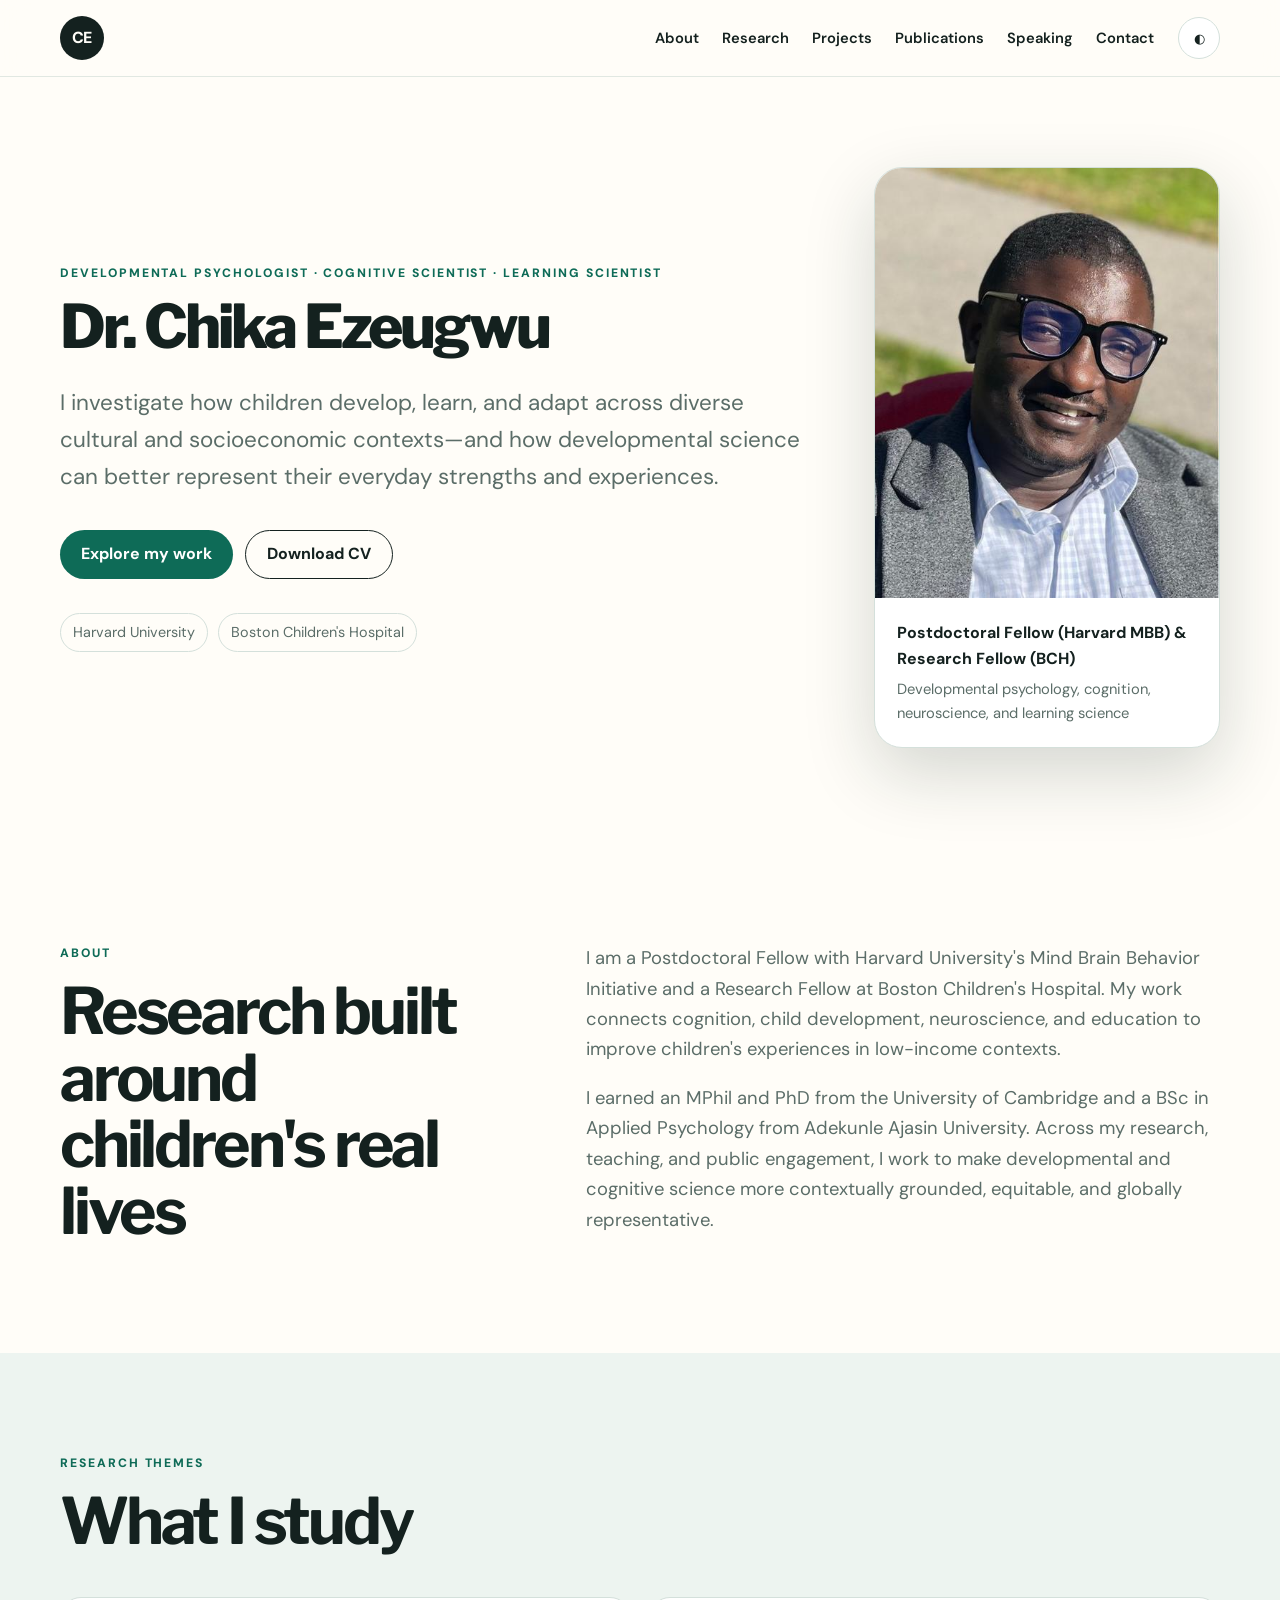
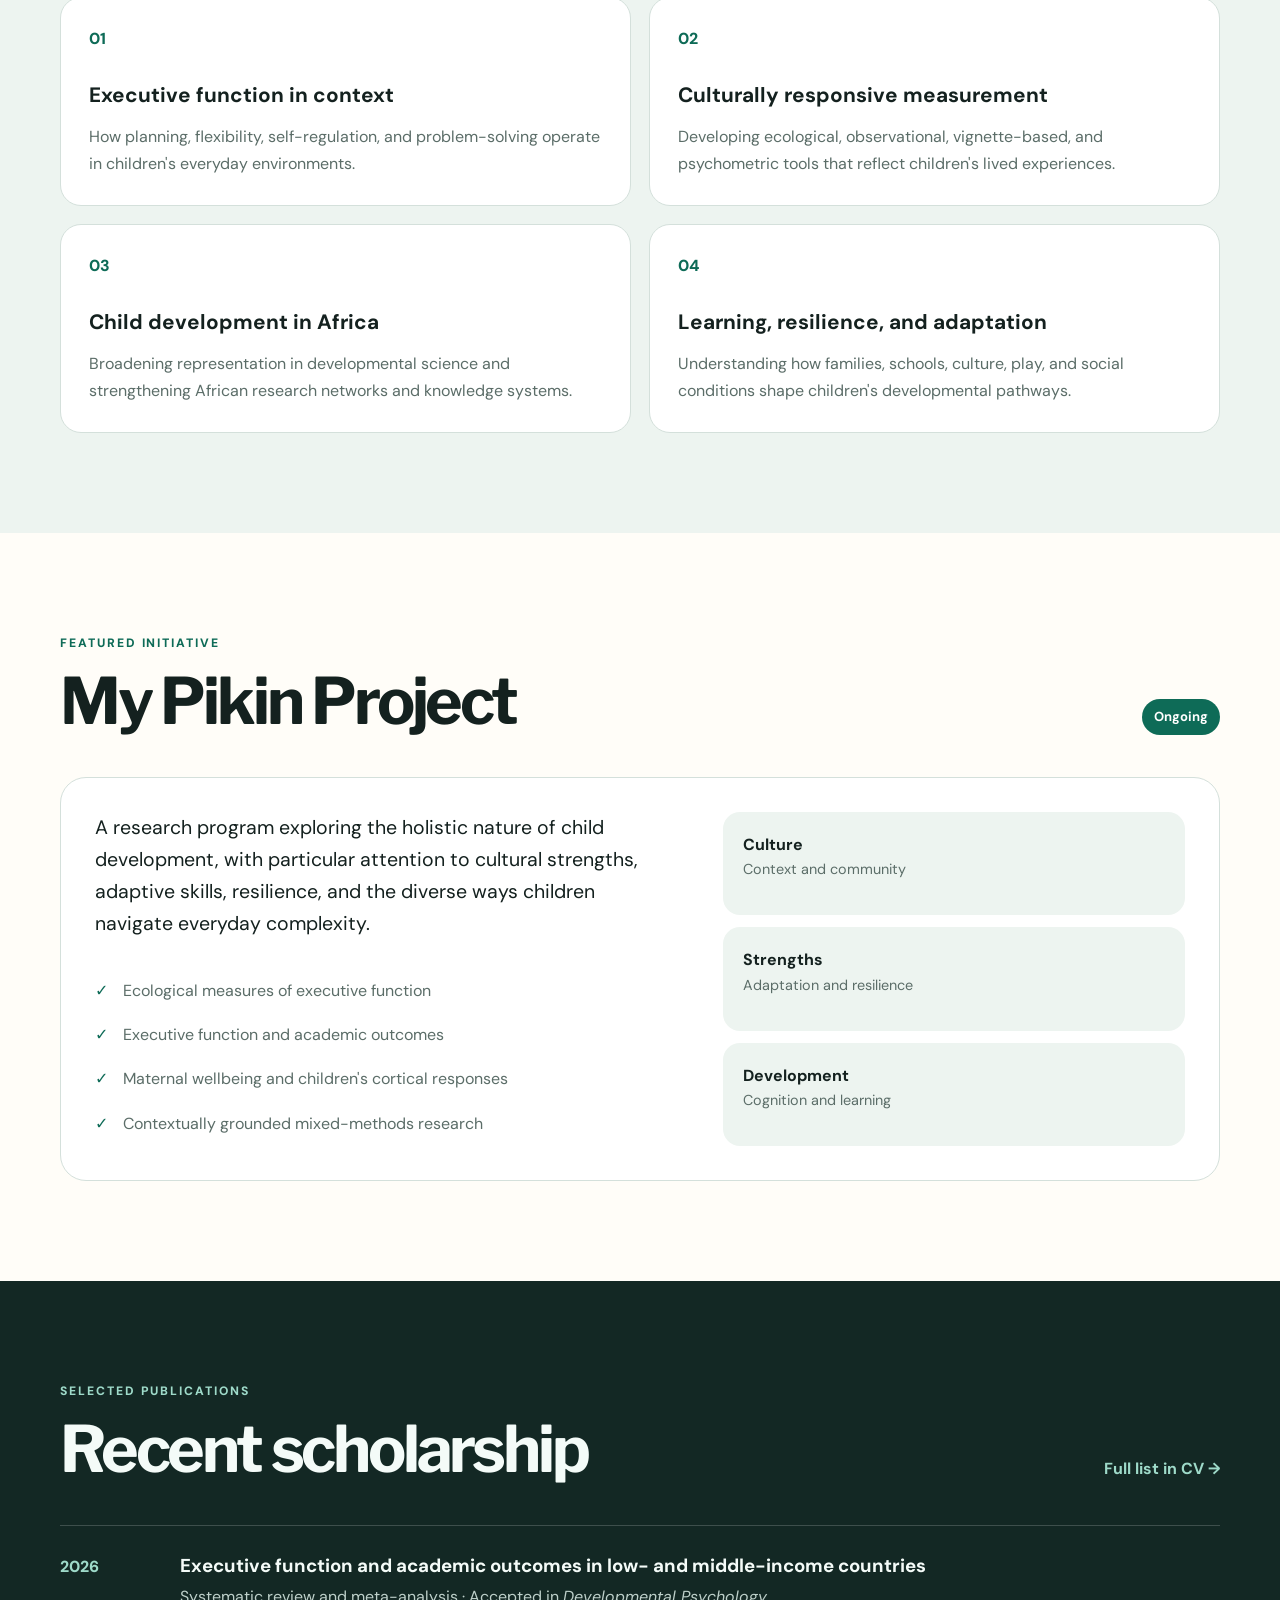
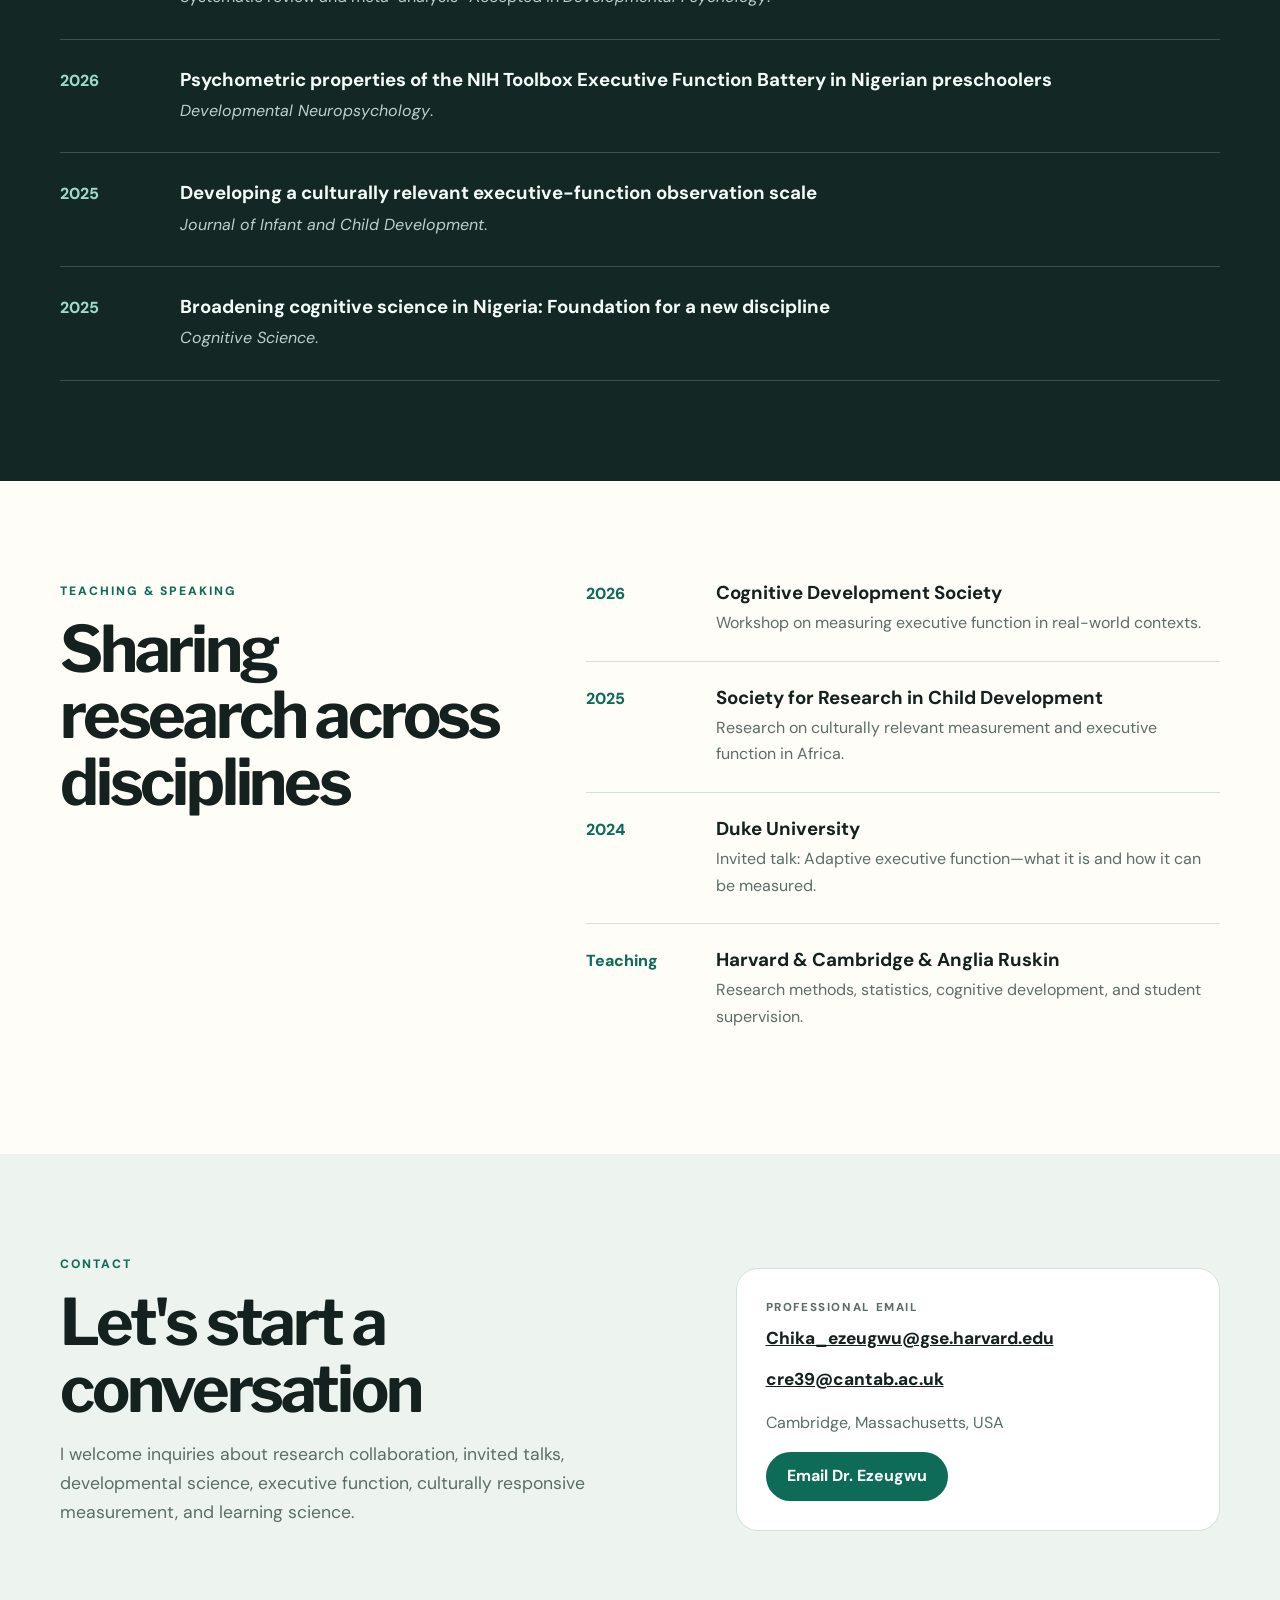
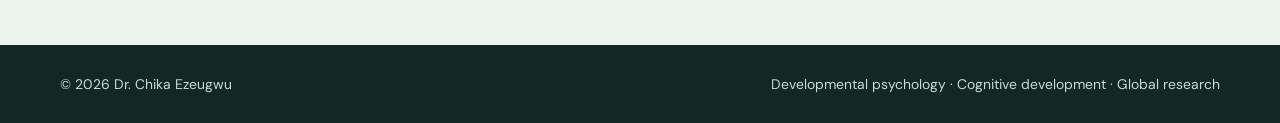
<file: index.html>
<!doctype html>
<html lang="en" data-theme="light">
<head>
  <meta charset="utf-8">
  <meta name="viewport" content="width=device-width, initial-scale=1">
  <meta name="description" content="Dr. Chika Ezeugwu is a developmental psychologist and cognitive development researcher at Harvard University and Boston Children's Hospital.">
  <meta name="theme-color" content="#14352f">
  <title>Dr. Chika Ezeugwu | Developmental Psychologist</title>
  <link rel="preconnect" href="https://fonts.googleapis.com">
  <link rel="preconnect" href="https://fonts.gstatic.com" crossorigin>
  <link href="https://fonts.googleapis.com/css2?family=DM+Sans:wght@400;500;600;700&family=Libre+Franklin:wght@700;800&display=swap" rel="stylesheet">
<link rel="stylesheet" href="styles.css">

<!-- Google tag (gtag.js) -->
<script async src="https://www.googletagmanager.com/gtag/js?id=G-WQR7BZWYLF"></script>
<script>
  window.dataLayer = window.dataLayer || [];
  function gtag(){dataLayer.push(arguments);}
  gtag('js', new Date());

  gtag('config', 'G-WQR7BZWYLF');
</script>

</head>

<body>
  <a class="skip" href="#main">Skip to content</a>

  <header class="header">
    <div class="container nav">
      <a class="mark" href="#home" aria-label="Homepage">CE</a>
      <button class="menu-button" aria-controls="navigation" aria-expanded="false">Menu</button>
      <nav id="navigation" class="links" aria-label="Main navigation">
        <a href="#about">About</a>
        <a href="#research">Research</a>
        <a href="#projects">Projects</a>
        <a href="#publications">Publications</a>
        <a href="#speaking">Speaking</a>
        <a href="#contact">Contact</a>
      </nav>
      <button class="theme-button" aria-label="Switch color theme" title="Switch color theme">◐</button>
    </div>
  </header>

  <main id="main">
    <section class="hero" id="home">
      <div class="container hero-grid">
        <div class="reveal">
          <p class="eyebrow">Developmental psychologist · Cognitive scientist · Learning Scientist</p>
          <h1>Dr. Chika Ezeugwu</h1>
          <p class="intro">
            I investigate how children develop, learn, and adapt across diverse cultural and
            socioeconomic contexts—and how developmental science can better represent their
            everyday strengths and experiences.
          </p>
          <div class="actions">
            <a class="button primary" href="#research">Explore my work</a>
            <a class="button secondary" href="CV" download>Download CV</a>
          </div>
          <div class="affiliations">
            <span>Harvard University</span>
            <span>Boston Children's Hospital</span>
          </div>
        </div>

        <figure class="portrait-card reveal">
          <img src="assets/chika-ezeugwu.jpg" alt="Portrait of Dr. Chika Ezeugwu">
          <figcaption>
            <strong>Postdoctoral Fellow (Harvard MBB) &amp; Research Fellow (BCH)</strong>
            <span>Developmental psychology, cognition, neuroscience, and learning science</span>
          </figcaption>
        </figure>
      </div>
    </section>

    <section class="section" id="about">
      <div class="container split">
        <div class="section-title reveal">
          <p class="eyebrow">About</p>
          <h2>Research built around children's real lives</h2>
        </div>
        <div class="copy reveal">
          <p>
            I am a Postdoctoral Fellow with Harvard University's Mind Brain Behavior Initiative
            and a Research Fellow at Boston Children's Hospital. My work connects cognition,
            child development, neuroscience, and education to improve children's experiences in low-income contexts.
          </p>
          <p>
            I earned an MPhil and PhD from the University of Cambridge and a BSc in Applied
            Psychology from Adekunle Ajasin University. Across my research, teaching, and public
            engagement, I work to make developmental and cognitive science more contextually grounded,
            equitable, and globally representative.
          </p>
        </div>
      </div>
    </section>

    <section class="section tint" id="research">
      <div class="container">
        <p class="eyebrow reveal">Research themes</p>
        <h2 class="reveal">What I study</h2>
        <div class="grid cards">
          <article class="card reveal">
            <span>01</span>
            <h3>Executive function in context</h3>
            <p>How planning, flexibility, self-regulation, and problem-solving operate in children's everyday environments.</p>
          </article>
          <article class="card reveal">
            <span>02</span>
            <h3>Culturally responsive measurement</h3>
            <p>Developing ecological, observational, vignette-based, and psychometric tools that reflect children's lived experiences.</p>
          </article>
          <article class="card reveal">
            <span>03</span>
            <h3>Child development in Africa</h3>
            <p>Broadening representation in developmental science and strengthening African research networks and knowledge systems.</p>
          </article>
          <article class="card reveal">
            <span>04</span>
            <h3>Learning, resilience, and adaptation</h3>
            <p>Understanding how families, schools, culture, play, and social conditions shape children's developmental pathways.</p>
          </article>
        </div>
      </div>
    </section>

    <section class="section" id="projects">
      <div class="container">
        <div class="heading-row reveal">
          <div>
            <p class="eyebrow">Featured initiative</p>
            <h2>My Pikin Project</h2>
          </div>
          <span class="status">Ongoing</span>
        </div>
        <article class="feature reveal">
          <div>
            <p class="feature-lede">
              A research program exploring the holistic nature of child development, with
              particular attention to cultural strengths, adaptive skills, resilience, and
              the diverse ways children navigate everyday complexity.
            </p>
            <ul class="check-list">
              <li>Ecological measures of executive function</li>
              <li>Executive function and academic outcomes</li>
              <li>Maternal wellbeing and children's cortical responses</li>
              <li>Contextually grounded mixed-methods research</li>
            </ul>
          </div>
          <div class="feature-visual" aria-label="My Pikin Project themes">
            <div><strong>Culture</strong><span>Context and community</span></div>
            <div><strong>Strengths</strong><span>Adaptation and resilience</span></div>
            <div><strong>Development</strong><span>Cognition and learning</span></div>
          </div>
        </article>
      </div>
    </section>

    <section class="section dark" id="publications">
      <div class="container">
        <div class="heading-row reveal">
          <div>
            <p class="eyebrow pale">Selected publications</p>
            <h2>Recent scholarship</h2>
          </div>
          <a class="inline-link" href="See CV" download>Full list in CV →</a>
        </div>

        <div class="publication-list">
          <article class="reveal">
            <span class="year">2026</span>
            <div>
              <h3>Executive function and academic outcomes in low- and middle-income countries</h3>
              <p>Systematic review and meta-analysis · Accepted in <em>Developmental Psychology</em>.</p>
            </div>
          </article>
          <article class="reveal">
            <span class="year">2026</span>
            <div>
              <h3>Psychometric properties of the NIH Toolbox Executive Function Battery in Nigerian preschoolers</h3>
              <p><em>Developmental Neuropsychology</em>.</p>
            </div>
          </article>
          <article class="reveal">
            <span class="year">2025</span>
            <div>
              <h3>Developing a culturally relevant executive-function observation scale</h3>
              <p><em>Journal of Infant and Child Development</em>.</p>
            </div>
          </article>
          <article class="reveal">
            <span class="year">2025</span>
            <div>
              <h3>Broadening cognitive science in Nigeria: Foundation for a new discipline</h3>
              <p><em>Cognitive Science</em>.</p>
            </div>
          </article>
        </div>
      </div>
    </section>

    <section class="section" id="speaking">
      <div class="container split">
        <div class="section-title reveal">
          <p class="eyebrow">Teaching &amp; speaking</p>
          <h2>Sharing research across disciplines</h2>
        </div>
        <div class="timeline reveal">
          <article>
            <span>2026</span>
            <div><h3>Cognitive Development Society</h3><p>Workshop on measuring executive function in real-world contexts.</p></div>
          </article>
          <article>
            <span>2025</span>
            <div><h3>Society for Research in Child Development</h3><p>Research on culturally relevant measurement and executive function in Africa.</p></div>
          </article>
          <article>
            <span>2024</span>
            <div><h3>Duke University</h3><p>Invited talk: Adaptive executive function—what it is and how it can be measured.</p></div>
          </article>
          <article>
            <span>Teaching</span>
            <div><h3>Harvard &amp; Cambridge &amp; Anglia Ruskin</h3><p>Research methods, statistics, cognitive development, and student supervision.</p></div>
          </article>
        </div>
      </div>
    </section>

    <section class="section tint" id="contact">
      <div class="container contact-grid">
        <div class="reveal">
          <p class="eyebrow">Contact</p>
          <h2>Let's start a conversation</h2>
          <p class="contact-copy">
            I welcome inquiries about research collaboration, invited talks, developmental
            science, executive function, culturally responsive measurement, and learning science.
          </p>
        </div>
        <div class="contact-card reveal">
          <p class="small-label">Professional email</p>
          <a class="email" href="mailto:Chika_ezeugwu@gse.harvard.edu">Chika_ezeugwu@gse.harvard.edu</a>
          <a class="email" href="mailto:cre39@cantab.ac.uk">cre39@cantab.ac.uk</a>
          <p>Cambridge, Massachusetts, USA</p>
          <a class="button primary" href="mailto:Chika_ezeugwu@gse.harvard.edu?subject=Inquiry%20from%20chikaezeugwu.com">Email Dr. Ezeugwu</a>
        </div>
      </div>
    </section>
  </main>

  <footer>
    <div class="container footer-row">
      <p>© <span id="year"></span> Dr. Chika Ezeugwu</p>
      <p>Developmental psychology · Cognitive development · Global research</p>
    </div>
  </footer>

  <script src="script.js"></script>
</body>
</html>
</file>
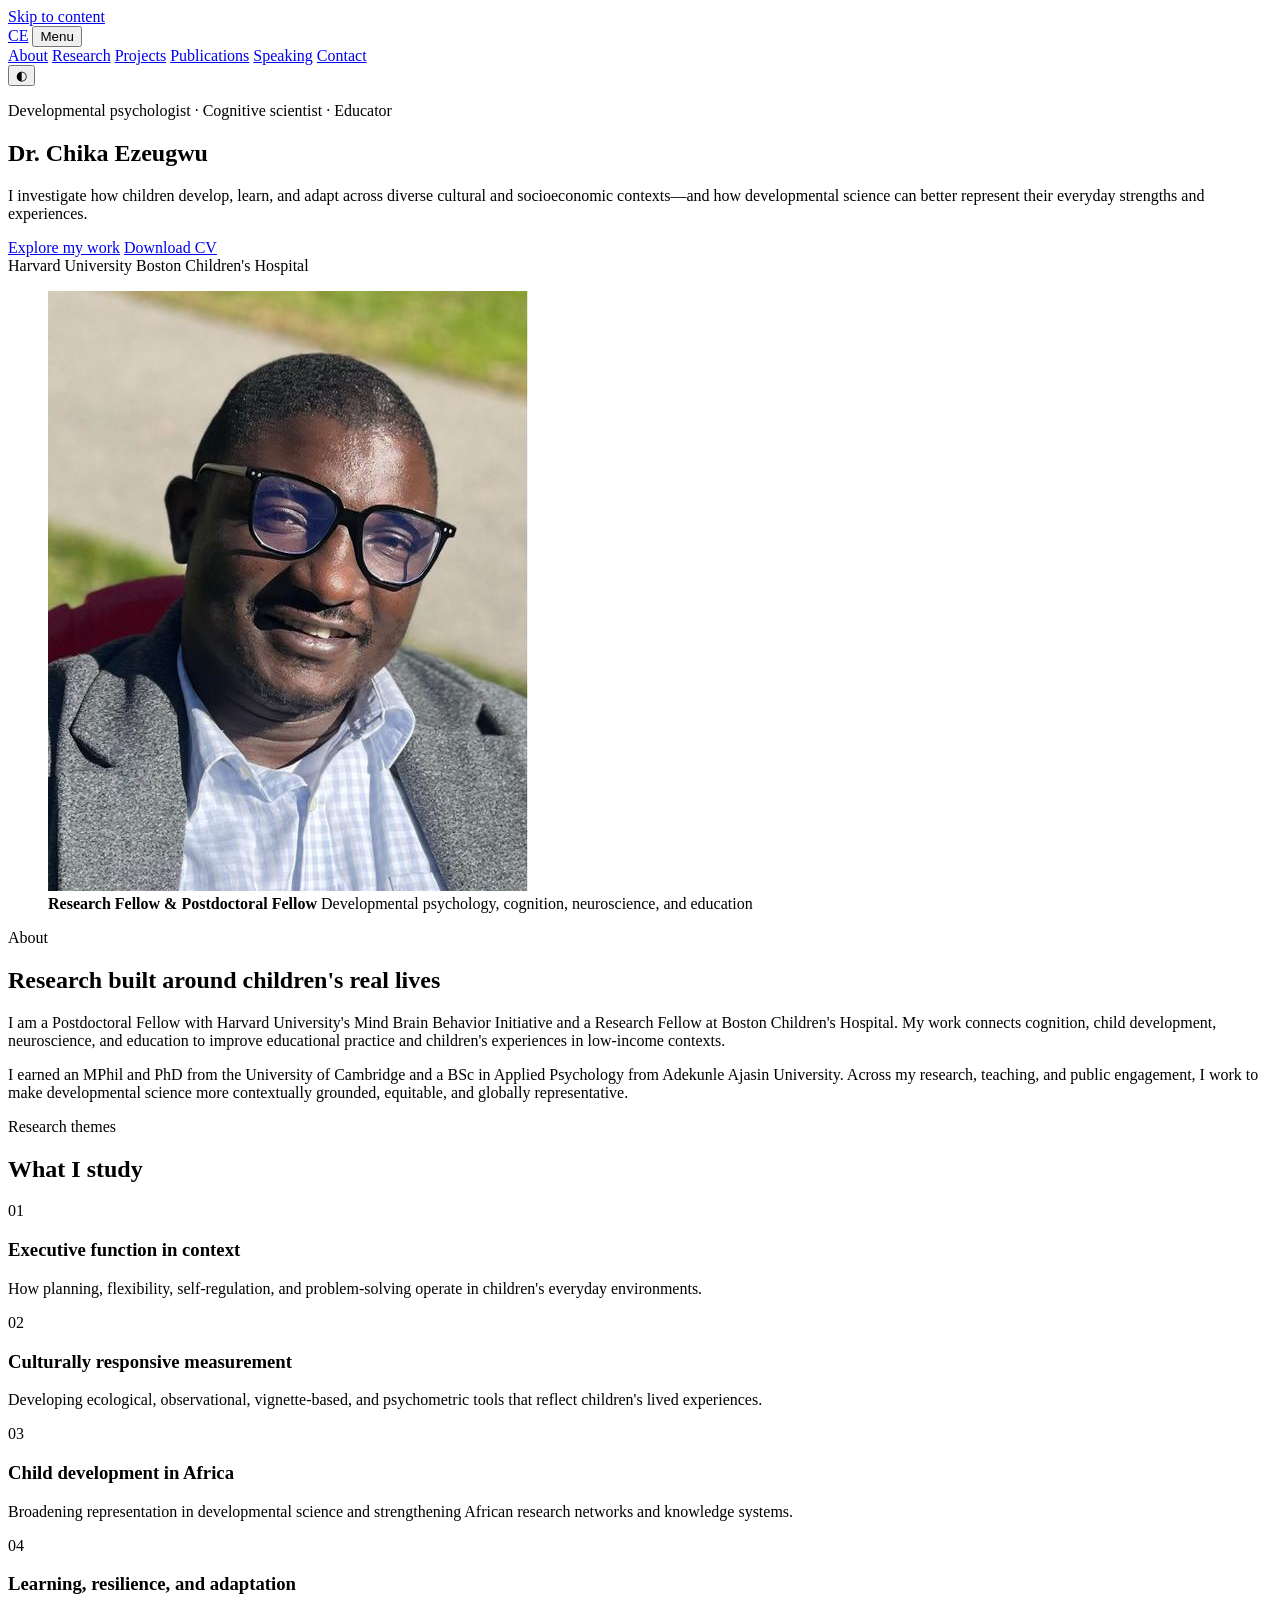
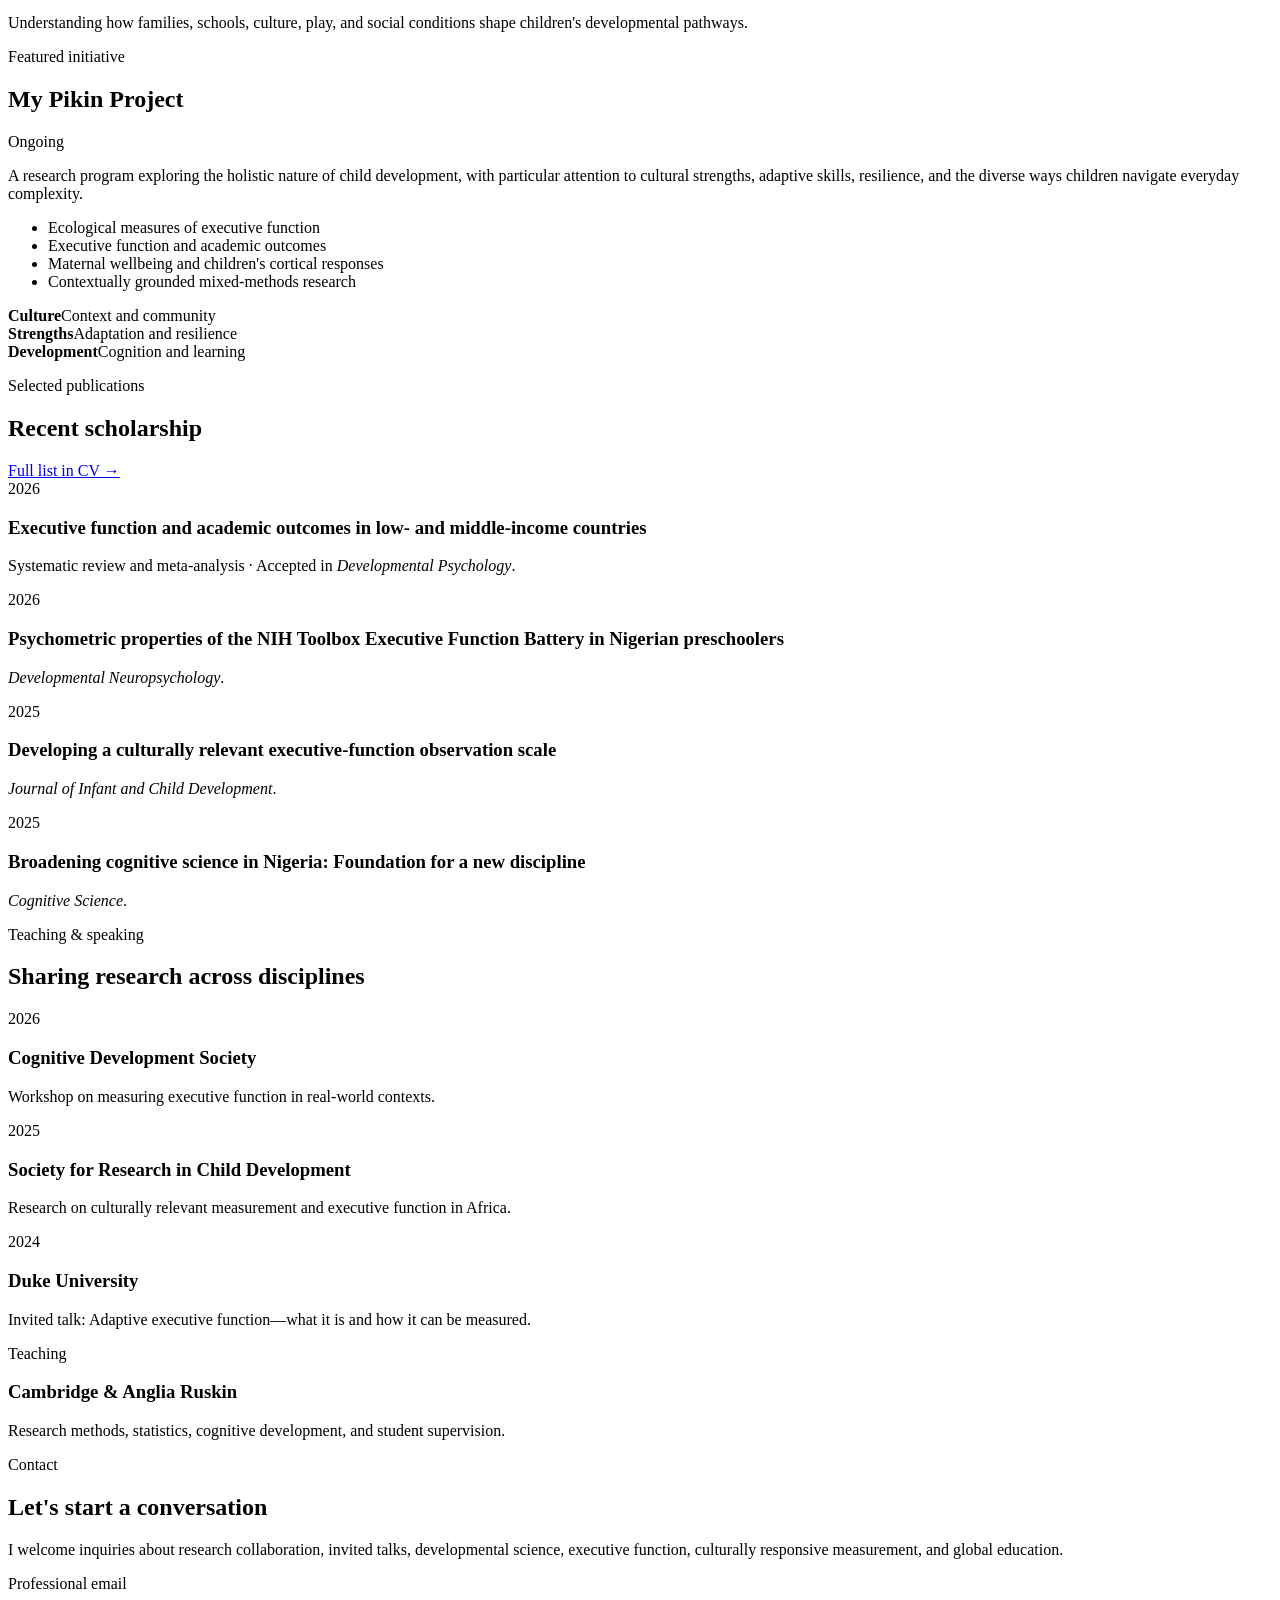
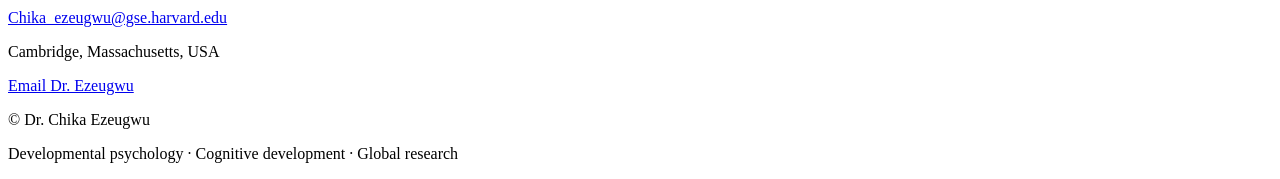
<file: codepen.html>
<!doctype html>
<html lang="en" data-theme="light">
<head>
  <meta charset="utf-8">
  <meta name="viewport" content="width=device-width, initial-scale=1">
  <meta name="description" content="Dr. Chika Ezeugwu is a developmental psychologist and cognitive development researcher at Harvard University and Boston Children's Hospital.">
  <meta name="theme-color" content="#14352f">
  <title>Dr. Chika Ezeugwu | Developmental Psychologist</title>
  <link rel="preconnect" href="https://fonts.googleapis.com">
  <link rel="preconnect" href="https://fonts.gstatic.com" crossorigin>
  <link href="https://fonts.googleapis.com/css2?family=DM+Sans:wght@400;500;600;700&family=Libre+Franklin:wght@700;800&display=swap" rel="stylesheet">
  <!-- Paste the supplied CSS into CodePen’s CSS panel. -->
</head>
<body>
  <a class="skip" href="#main">Skip to content</a>

  <header class="header">
    <div class="container nav">
      <a class="mark" href="#home" aria-label="Homepage">CE</a>
      <button class="menu-button" aria-controls="navigation" aria-expanded="false">Menu</button>
      <nav id="navigation" class="links" aria-label="Main navigation">
        <a href="#about">About</a>
        <a href="#research">Research</a>
        <a href="#projects">Projects</a>
        <a href="#publications">Publications</a>
        <a href="#speaking">Speaking</a>
        <a href="#contact">Contact</a>
      </nav>
      <button class="theme-button" aria-label="Switch color theme" title="Switch color theme">◐</button>
    </div>
  </header>

  <main id="main">
    <section class="hero" id="home">
      <div class="container hero-grid">
        <div class="reveal">
          <p class="eyebrow">Developmental psychologist · Cognitive scientist · Educator</p>
          <h1>Dr. Chika Ezeugwu</h1>
          <p class="intro">
            I investigate how children develop, learn, and adapt across diverse cultural and
            socioeconomic contexts—and how developmental science can better represent their
            everyday strengths and experiences.
          </p>
          <div class="actions">
            <a class="button primary" href="#research">Explore my work</a>
            <a class="button secondary" href="Chika_Ezeugwu_CV.docx" download>Download CV</a>
          </div>
          <div class="affiliations">
            <span>Harvard University</span>
            <span>Boston Children's Hospital</span>
          </div>
        </div>

        <figure class="portrait-card reveal">
          <img src="assets/chika-ezeugwu.jpg" alt="Portrait of Dr. Chika Ezeugwu">
          <figcaption>
            <strong>Research Fellow &amp; Postdoctoral Fellow</strong>
            <span>Developmental psychology, cognition, neuroscience, and education</span>
          </figcaption>
        </figure>
      </div>
    </section>

    <section class="section" id="about">
      <div class="container split">
        <div class="section-title reveal">
          <p class="eyebrow">About</p>
          <h2>Research built around children's real lives</h2>
        </div>
        <div class="copy reveal">
          <p>
            I am a Postdoctoral Fellow with Harvard University's Mind Brain Behavior Initiative
            and a Research Fellow at Boston Children's Hospital. My work connects cognition,
            child development, neuroscience, and education to improve educational practice and
            children's experiences in low-income contexts.
          </p>
          <p>
            I earned an MPhil and PhD from the University of Cambridge and a BSc in Applied
            Psychology from Adekunle Ajasin University. Across my research, teaching, and public
            engagement, I work to make developmental science more contextually grounded,
            equitable, and globally representative.
          </p>
        </div>
      </div>
    </section>

    <section class="section tint" id="research">
      <div class="container">
        <p class="eyebrow reveal">Research themes</p>
        <h2 class="reveal">What I study</h2>
        <div class="grid cards">
          <article class="card reveal">
            <span>01</span>
            <h3>Executive function in context</h3>
            <p>How planning, flexibility, self-regulation, and problem-solving operate in children's everyday environments.</p>
          </article>
          <article class="card reveal">
            <span>02</span>
            <h3>Culturally responsive measurement</h3>
            <p>Developing ecological, observational, vignette-based, and psychometric tools that reflect children's lived experiences.</p>
          </article>
          <article class="card reveal">
            <span>03</span>
            <h3>Child development in Africa</h3>
            <p>Broadening representation in developmental science and strengthening African research networks and knowledge systems.</p>
          </article>
          <article class="card reveal">
            <span>04</span>
            <h3>Learning, resilience, and adaptation</h3>
            <p>Understanding how families, schools, culture, play, and social conditions shape children's developmental pathways.</p>
          </article>
        </div>
      </div>
    </section>

    <section class="section" id="projects">
      <div class="container">
        <div class="heading-row reveal">
          <div>
            <p class="eyebrow">Featured initiative</p>
            <h2>My Pikin Project</h2>
          </div>
          <span class="status">Ongoing</span>
        </div>
        <article class="feature reveal">
          <div>
            <p class="feature-lede">
              A research program exploring the holistic nature of child development, with
              particular attention to cultural strengths, adaptive skills, resilience, and
              the diverse ways children navigate everyday complexity.
            </p>
            <ul class="check-list">
              <li>Ecological measures of executive function</li>
              <li>Executive function and academic outcomes</li>
              <li>Maternal wellbeing and children's cortical responses</li>
              <li>Contextually grounded mixed-methods research</li>
            </ul>
          </div>
          <div class="feature-visual" aria-label="My Pikin Project themes">
            <div><strong>Culture</strong><span>Context and community</span></div>
            <div><strong>Strengths</strong><span>Adaptation and resilience</span></div>
            <div><strong>Development</strong><span>Cognition and learning</span></div>
          </div>
        </article>
      </div>
    </section>

    <section class="section dark" id="publications">
      <div class="container">
        <div class="heading-row reveal">
          <div>
            <p class="eyebrow pale">Selected publications</p>
            <h2>Recent scholarship</h2>
          </div>
          <a class="inline-link" href="Chika_Ezeugwu_CV.docx" download>Full list in CV →</a>
        </div>

        <div class="publication-list">
          <article class="reveal">
            <span class="year">2026</span>
            <div>
              <h3>Executive function and academic outcomes in low- and middle-income countries</h3>
              <p>Systematic review and meta-analysis · Accepted in <em>Developmental Psychology</em>.</p>
            </div>
          </article>
          <article class="reveal">
            <span class="year">2026</span>
            <div>
              <h3>Psychometric properties of the NIH Toolbox Executive Function Battery in Nigerian preschoolers</h3>
              <p><em>Developmental Neuropsychology</em>.</p>
            </div>
          </article>
          <article class="reveal">
            <span class="year">2025</span>
            <div>
              <h3>Developing a culturally relevant executive-function observation scale</h3>
              <p><em>Journal of Infant and Child Development</em>.</p>
            </div>
          </article>
          <article class="reveal">
            <span class="year">2025</span>
            <div>
              <h3>Broadening cognitive science in Nigeria: Foundation for a new discipline</h3>
              <p><em>Cognitive Science</em>.</p>
            </div>
          </article>
        </div>
      </div>
    </section>

    <section class="section" id="speaking">
      <div class="container split">
        <div class="section-title reveal">
          <p class="eyebrow">Teaching &amp; speaking</p>
          <h2>Sharing research across disciplines</h2>
        </div>
        <div class="timeline reveal">
          <article>
            <span>2026</span>
            <div><h3>Cognitive Development Society</h3><p>Workshop on measuring executive function in real-world contexts.</p></div>
          </article>
          <article>
            <span>2025</span>
            <div><h3>Society for Research in Child Development</h3><p>Research on culturally relevant measurement and executive function in Africa.</p></div>
          </article>
          <article>
            <span>2024</span>
            <div><h3>Duke University</h3><p>Invited talk: Adaptive executive function—what it is and how it can be measured.</p></div>
          </article>
          <article>
            <span>Teaching</span>
            <div><h3>Cambridge &amp; Anglia Ruskin</h3><p>Research methods, statistics, cognitive development, and student supervision.</p></div>
          </article>
        </div>
      </div>
    </section>

    <section class="section tint" id="contact">
      <div class="container contact-grid">
        <div class="reveal">
          <p class="eyebrow">Contact</p>
          <h2>Let's start a conversation</h2>
          <p class="contact-copy">
            I welcome inquiries about research collaboration, invited talks, developmental
            science, executive function, culturally responsive measurement, and global education.
          </p>
        </div>
        <div class="contact-card reveal">
          <p class="small-label">Professional email</p>
          <a class="email" href="mailto:Chika_ezeugwu@gse.harvard.edu">Chika_ezeugwu@gse.harvard.edu</a>
          <p>Cambridge, Massachusetts, USA</p>
          <a class="button primary" href="mailto:Chika_ezeugwu@gse.harvard.edu?subject=Inquiry%20from%20chikaezeugwu.com">Email Dr. Ezeugwu</a>
        </div>
      </div>
    </section>
  </main>

  <footer>
    <div class="container footer-row">
      <p>© <span id="year"></span> Dr. Chika Ezeugwu</p>
      <p>Developmental psychology · Cognitive development · Global research</p>
    </div>
  </footer>

  <!-- Paste the supplied JavaScript into CodePen’s JS panel. -->
</body>
</html>
</file>
<file: styles.css>
:root {
  --bg: #fffdf8;
  --surface: #ffffff;
  --ink: #14211f;
  --muted: #5b6d68;
  --line: #d4e0db;
  --tint: #edf4f0;
  --accent: #0e6b57;
  --accent2: #cf9b44;
  --dark: #132824;
  --shadow: 0 25px 70px rgba(18, 40, 35, 0.18);
  --max: 1160px;
}

html[data-theme="dark"] {
  --bg: #0e1816;
  --surface: #15231f;
  --ink: #eff8f4;
  --muted: #adc0ba;
  --line: #2d403b;
  --tint: #172a25;
  --accent: #71cdb5;
  --accent2: #e2b86e;
  --dark: #09110f;
  --shadow: 0 25px 70px rgba(0, 0, 0, 0.35);
}

* {
  box-sizing: border-box;
}

html {
  scroll-behavior: smooth;
}

body {
  margin: 0;
  background: var(--bg);
  color: var(--ink);
  font-family: "DM Sans", system-ui, sans-serif;
  line-height: 1.65;
  transition:
    background 0.25s,
    color 0.25s;
}

a {
  color: inherit;
}

img {
  display: block;
  max-width: 100%;
}

.container {
  width: min(calc(100% - 40px), var(--max));
  margin: 0 auto;
}

.skip {
  position: fixed;
  left: -999px;
  top: 10px;
  z-index: 1000;
  background: var(--surface);
  padding: 10px 14px;
}

.skip:focus {
  left: 10px;
}

/* Header and navigation */

.header {
  position: sticky;
  top: 0;
  z-index: 100;
  background: color-mix(in srgb, var(--bg) 88%, transparent);
  backdrop-filter: blur(14px);
  border-bottom: 1px solid color-mix(in srgb, var(--line) 70%, transparent);
}

.nav {
  min-height: 76px;
  display: flex;
  align-items: center;
  gap: 24px;
}

.mark {
  width: 44px;
  height: 44px;
  display: grid;
  place-items: center;
  flex-shrink: 0;
  border-radius: 50%;
  background: var(--ink);
  color: var(--bg);
  font-weight: 800;
  text-decoration: none;
  letter-spacing: -0.05em;
}

.links {
  display: flex;
  gap: 23px;
  margin-left: auto;
}

.links a {
  text-decoration: none;
  font-weight: 600;
  font-size: 0.92rem;
}

.links a:hover {
  color: var(--accent);
}

.theme-button,
.menu-button {
  min-width: 42px;
  height: 42px;
  border: 1px solid var(--line);
  border-radius: 999px;
  background: var(--surface);
  color: var(--ink);
  cursor: pointer;
}

.menu-button {
  display: none;
  padding: 0 15px;
}

/* Hero section */

.hero {
  padding: 90px 0 95px;
}

.hero-grid {
  display: grid;
  grid-template-columns: minmax(0, 1.55fr) minmax(280px, 0.7fr);
  align-items: center;
  gap: 48px;
}

.eyebrow {
  margin: 0 0 15px;
  color: var(--accent);
  font-size: 0.76rem;
  font-weight: 800;
  letter-spacing: 0.16em;
  text-transform: uppercase;
}

.eyebrow.pale {
  color: #9edac9;
}

h1,
h2 {
  margin: 0;
  font-family: "Libre Franklin", system-ui, sans-serif;
  letter-spacing: -0.05em;
  line-height: 1.04;
}

h1 {
  max-width: none;
  font-size: clamp(3rem, 4.7vw, 4.8rem);
  font-weight: 800;
  line-height: 0.98;
  white-space: nowrap;
}

h2 {
  font-size: clamp(2.3rem, 5vw, 4.2rem);
}

h3 {
  line-height: 1.25;
}

.intro {
  max-width: 760px;
  margin: 28px 0;
  color: var(--muted);
  font-size: clamp(1.12rem, 2vw, 1.4rem);
}

.actions {
  display: flex;
  flex-wrap: wrap;
  gap: 12px;
  margin: 34px 0;
}

.button {
  display: inline-flex;
  min-height: 49px;
  align-items: center;
  justify-content: center;
  padding: 0 21px;
  border-radius: 999px;
  text-decoration: none;
  font-weight: 700;
}

.button.primary {
  background: var(--accent);
  color: #ffffff;
}

.button.primary:hover {
  filter: brightness(0.9);
}

.button.secondary {
  border: 1px solid var(--ink);
}

.affiliations {
  display: flex;
  flex-wrap: wrap;
  gap: 10px;
}

.affiliations span {
  padding: 7px 12px;
  border: 1px solid var(--line);
  border-radius: 999px;
  color: var(--muted);
  font-size: 0.9rem;
}

/* Portrait */

.portrait-card {
  margin: 0;
  overflow: hidden;
  border: 1px solid var(--line);
  border-radius: 28px;
  background: var(--surface);
  box-shadow: var(--shadow);
  transform: rotate(1.5deg);
}

.portrait-card img {
  width: 100%;
  aspect-ratio: 4 / 5;
  object-fit: cover;
  object-position: 50% 38%;
}

.portrait-card figcaption {
  padding: 22px;
}

.portrait-card strong,
.portrait-card span {
  display: block;
}

.portrait-card span {
  margin-top: 4px;
  color: var(--muted);
  font-size: 0.92rem;
}

/* General sections */

.section {
  padding: 100px 0;
}

.split {
  display: grid;
  grid-template-columns: 0.82fr 1.18fr;
  gap: 85px;
}

.copy {
  color: var(--muted);
  font-size: 1.15rem;
}

.copy p:first-child {
  margin-top: 0;
}

.tint {
  background: var(--tint);
}

/* Research cards */

.grid.cards {
  display: grid;
  grid-template-columns: repeat(2, 1fr);
  gap: 18px;
  margin-top: 42px;
}

.card {
  padding: 28px;
  border: 1px solid var(--line);
  border-radius: 21px;
  background: var(--surface);
}

.card > span {
  color: var(--accent);
  font-weight: 800;
}

.card h3 {
  margin: 30px 0 10px;
  font-size: 1.3rem;
}

.card p {
  margin-bottom: 0;
  color: var(--muted);
}

/* Featured project */

.heading-row {
  display: flex;
  align-items: end;
  justify-content: space-between;
  gap: 20px;
}

.status {
  padding: 7px 12px;
  border-radius: 999px;
  background: var(--accent);
  color: #ffffff;
  font-size: 0.82rem;
  font-weight: 700;
}

.feature {
  display: grid;
  grid-template-columns: 1fr 0.8fr;
  gap: 50px;
  margin-top: 42px;
  padding: 34px;
  border: 1px solid var(--line);
  border-radius: 26px;
  background: var(--surface);
}

.feature-lede {
  margin-top: 0;
  font-size: 1.22rem;
}

.check-list {
  margin: 28px 0 0;
  padding: 0;
  list-style: none;
}

.check-list li {
  position: relative;
  padding: 9px 0 9px 28px;
  color: var(--muted);
}

.check-list li::before {
  content: "✓";
  position: absolute;
  left: 0;
  color: var(--accent);
  font-weight: 800;
}

.feature-visual {
  display: grid;
  gap: 12px;
}

.feature-visual div {
  padding: 20px;
  border-radius: 17px;
  background: var(--tint);
}

.feature-visual strong,
.feature-visual span {
  display: block;
}

.feature-visual span {
  color: var(--muted);
  font-size: 0.9rem;
}

/* Publications */

.dark {
  background: var(--dark);
  color: #f4fbf8;
}

.inline-link {
  color: #9edac9;
  text-decoration: none;
  font-weight: 700;
}

.publication-list {
  margin-top: 42px;
  border-top: 1px solid rgba(255, 255, 255, 0.18);
}

.publication-list article {
  display: grid;
  grid-template-columns: 95px 1fr;
  gap: 25px;
  padding: 28px 0;
  border-bottom: 1px solid rgba(255, 255, 255, 0.18);
}

.publication-list h3 {
  margin: 0 0 7px;
}

.publication-list p {
  margin: 0;
  color: #bed0ca;
}

.year {
  color: #9edac9;
  font-weight: 800;
}

/* Timeline */

.timeline article {
  display: grid;
  grid-template-columns: 105px 1fr;
  gap: 25px;
  padding: 24px 0;
  border-top: 1px solid var(--line);
}

.timeline article:first-child {
  padding-top: 0;
  border-top: 0;
}

.timeline span {
  color: var(--accent);
  font-weight: 800;
}

.timeline h3 {
  margin: 0 0 6px;
}

.timeline p {
  margin: 0;
  color: var(--muted);
}

/* Contact section */

.contact-grid {
  display: grid;
  grid-template-columns: 1fr 0.8fr;
  align-items: center;
  gap: 70px;
}

.contact-copy {
  max-width: 650px;
  color: var(--muted);
  font-size: 1.1rem;
}

.contact-card {
  padding: 29px;
  border: 1px solid var(--line);
  border-radius: 22px;
  background: var(--surface);
}

.small-label {
  margin: 0;
  color: var(--muted);
  font-size: 0.72rem;
  font-weight: 800;
  letter-spacing: 0.14em;
  text-transform: uppercase;
}

.email-list {
  display: grid;
  gap: 8px;
  margin: 8px 0 16px;
}

.email {
  display: block;
  margin: 7px 0 13px;
  overflow-wrap: anywhere;
  font-size: 1.08rem;
  font-weight: 800;
}

.email-list .email {
  margin: 0;
}

.contact-card > p:not(.small-label) {
  color: var(--muted);
}

/* Footer */

footer {
  padding: 28px 0;
  background: var(--dark);
  color: #cad9d4;
}

.footer-row {
  display: flex;
  justify-content: space-between;
  gap: 20px;
  font-size: 0.87rem;
}

.footer-row p {
  margin: 0;
}

/* Scroll animations */

.reveal {
  opacity: 0;
  transform: translateY(20px);
  transition:
    opacity 0.7s ease,
    transform 0.7s ease;
}

.reveal.visible {
  opacity: 1;
  transform: translateY(0);
}

@media (prefers-reduced-motion: reduce) {
  html {
    scroll-behavior: auto;
  }

  .reveal {
    opacity: 1;
    transform: none;
    transition: none;
  }
}

/* Tablet */

@media (max-width: 900px) {
  .hero-grid,
  .split,
  .feature,
  .contact-grid {
    grid-template-columns: 1fr;
    gap: 44px;
  }

  h1 {
    font-size: clamp(3rem, 8vw, 4.8rem);
    white-space: nowrap;
  }

  .portrait-card {
    max-width: 520px;
    transform: none;
  }

  .links {
    display: none;
    position: absolute;
    top: 76px;
    right: 0;
    left: 0;
    flex-direction: column;
    margin: 0;
    padding: 22px;
    border-bottom: 1px solid var(--line);
    background: var(--bg);
  }

  .links.open {
    display: flex;
  }

  .menu-button {
    display: block;
    margin-left: auto;
  }
}

/* Mobile */

@media (max-width: 700px) {
  .container {
    width: min(calc(100% - 28px), var(--max));
  }

  .hero {
    padding: 62px 0 72px;
  }

  h1 {
    font-size: clamp(2.65rem, 12vw, 3.8rem);
    line-height: 1;
    white-space: normal;
  }

  .section {
    padding: 72px 0;
  }

  .grid.cards {
    grid-template-columns: 1fr;
  }

  .heading-row {
    flex-direction: column;
    align-items: flex-start;
  }

  .publication-list article,
  .timeline article {
    grid-template-columns: 1fr;
    gap: 5px;
  }

  .feature {
    padding: 23px;
  }

  .footer-row {
    flex-direction: column;
  }
}

@media (max-width: 420px) {
  h1 {
    font-size: 2.65rem;
  }
  .actions {
    align-items: stretch;
    flex-direction: column;
  }

  .button {
    width: 100%;
  }
}
</file>
